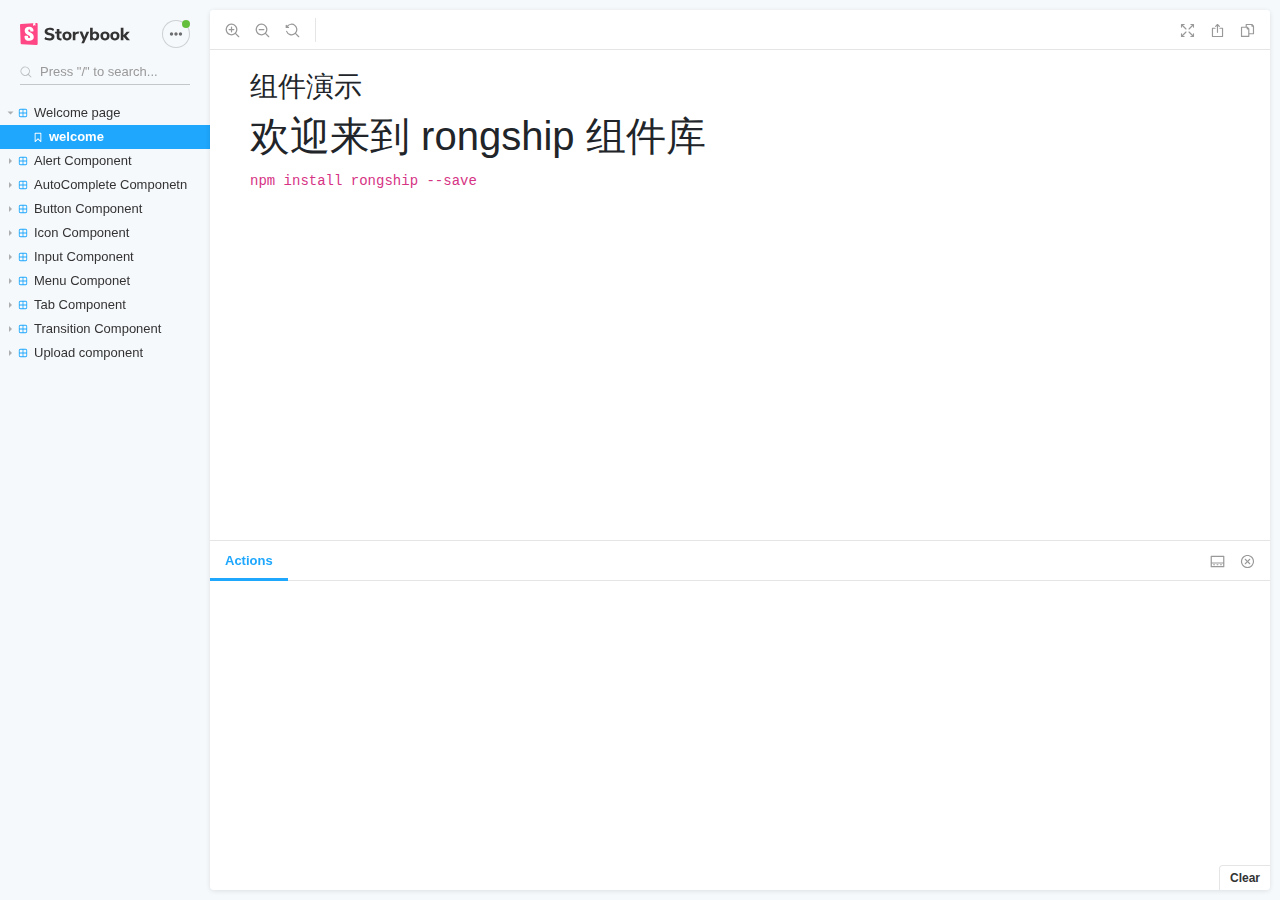
<file: index.html>
<!doctype html><html lang="en"><head><meta charset="utf-8"><title>Storybook</title><meta name="viewport" content="width=device-width,initial-scale=1"><style>html, body {
    overflow: hidden;
    height: 100%;
    width: 100%;
    margin: 0;
    padding: 0;
  }</style><script>/* globals window */
  /* eslint-disable no-underscore-dangle */
  try {
    if (window.parent !== window) {
      window.__REACT_DEVTOOLS_GLOBAL_HOOK__ = window.parent.__REACT_DEVTOOLS_GLOBAL_HOOK__;
      window.__VUE_DEVTOOLS_GLOBAL_HOOK__ = window.parent.__VUE_DEVTOOLS_GLOBAL_HOOK__;
    }
  } catch (e) {
    // eslint-disable-next-line no-console
    console.warn('unable to connect to parent frame for connecting dev tools');
  }</script><style>#root[hidden],
      #docs-root[hidden] {
        display: none !important;
      }</style></head><body><div id="root"></div><div id="docs-root"></div><script>window['DOCS_MODE'] = false;</script><script src="runtime~main.6804a4d38c1d3dcca932.bundle.js"></script><script src="vendors~main.af3a2a3f02ff8266037b.bundle.js"></script><script src="main.64f70806da4f586ab600.bundle.js"></script></body></html>
</file>
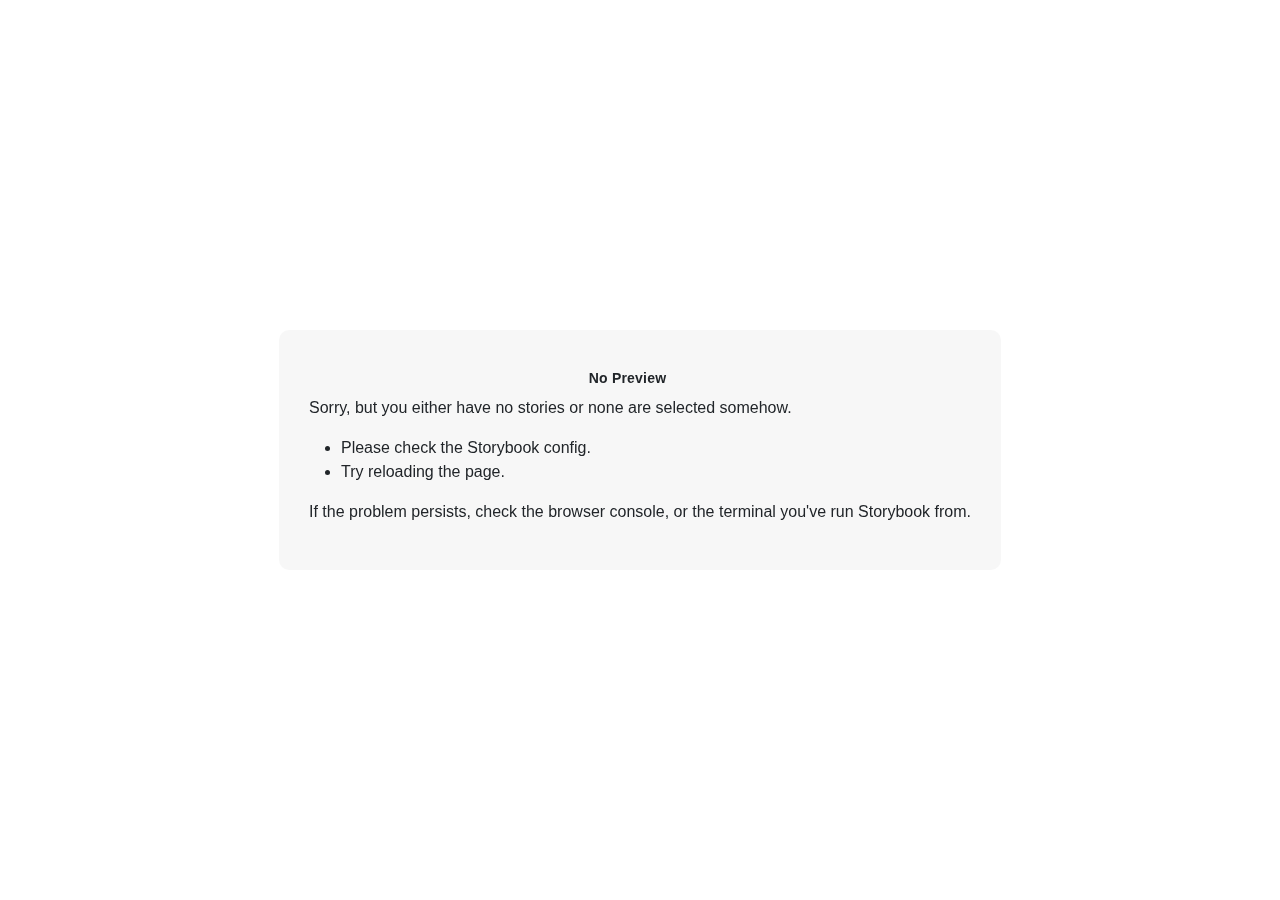
<file: iframe.html>
<!doctype html><html lang="en"><head><meta charset="utf-8"><title>Storybook</title><meta name="viewport" content="width=device-width,initial-scale=1"><base target="_parent"><style>:not(.sb-show-main) > .sb-main,
  :not(.sb-show-nopreview) > .sb-nopreview,
  :not(.sb-show-errordisplay) > .sb-errordisplay {
    display: none;
  }

  .sb-wrapper {
    position: fixed;
    top: 0;
    bottom: 0;
    left: 0;
    right: 0;
    padding: 20px;
    font-family: "Nunito Sans", -apple-system, ".SFNSText-Regular", "San Francisco", BlinkMacSystemFont, "Segoe UI", "Helvetica Neue", Helvetica, Arial, sans-serif;
    -webkit-font-smoothing: antialiased;
    overflow: auto;
  }

  .sb-heading {
    font-size: 14px;
    font-weight: 600;
    letter-spacing: 0.2px;
    margin: 10px 0;
    padding-right: 25px;
  }

  .sb-nopreview {
    display: flex;
    align-content: center;
    justify-content: center;
  }

  .sb-nopreview_main {
    margin: auto;
    padding: 30px;
    border-radius: 10px;
    background: rgba(0,0,0,0.03);
  }

  .sb-nopreview_heading {
    text-align: center;
  }

  .sb-errordisplay {
    border: 20px solid rgb(187, 49, 49);
    background: #222;
    color: #fff;
    z-index: 999999;
  }

  .sb-errordisplay_code {
    padding: 10px;
    background: #000;
    color: #eee;
    font-family: "Operator Mono", "Fira Code Retina", "Fira Code", "FiraCode-Retina", "Andale Mono", "Lucida Console", Consolas, Monaco, monospace;
  }

  .sb-errordisplay pre {
    white-space: pre-wrap;
  }</style><script>/* globals window */
  /* eslint-disable no-underscore-dangle */
  try {
    if (window.parent !== window) {
      window.__REACT_DEVTOOLS_GLOBAL_HOOK__ = window.parent.__REACT_DEVTOOLS_GLOBAL_HOOK__;
      window.__VUE_DEVTOOLS_GLOBAL_HOOK__ = window.parent.__VUE_DEVTOOLS_GLOBAL_HOOK__;
    }
  } catch (e) {
    // eslint-disable-next-line no-console
    console.warn('unable to connect to parent frame for connecting dev tools');
  }</script><link href="vendors~main.css" rel="stylesheet"><link href="main.css" rel="stylesheet"><style>#root[hidden],
      #docs-root[hidden] {
        display: none !important;
      }</style></head><body><div class="sb-nopreview sb-wrapper"><div class="sb-nopreview_main"><h1 class="sb-nopreview_heading sb-heading">No Preview</h1><p>Sorry, but you either have no stories or none are selected somehow.</p><ul><li>Please check the Storybook config.</li><li>Try reloading the page.</li></ul><p>If the problem persists, check the browser console, or the terminal you've run Storybook from.</p></div></div><div class="sb-errordisplay sb-wrapper"><pre id="error-message" class="sb-heading"></pre><pre class="sb-errordisplay_code"><code id="error-stack"></code></pre></div><div id="root"></div><div id="docs-root"></div><script src="runtime~main.d9464e927d5c6c6fa607.bundle.js"></script><script src="vendors~main.d9464e927d5c6c6fa607.bundle.js"></script><script src="main.d9464e927d5c6c6fa607.bundle.js"></script></body></html>
</file>
<file: vendors~main.css>
.info-table {
  width: 100%;
}

.info-table, .info-table td, .info-table th {
  border-collapse: collapse;
  border: 1px solid #cccccc;
  color: #444444;
  margin-top: 0.25rem;
  padding-right: 0.5rem;
  padding: 0.25rem;
  text-align: left;
  vertical-align: top;
}

.info-table-monospace {
  font-family: Menlo, Monaco, "Courier New", monospace;
  font-size: 0.88em;
}


/*# sourceMappingURL=vendors~main.css.map*/
</file>
<file: main.css>
*,
*::before,
*::after {
  box-sizing: border-box; }

body {
  margin: 0;
  font-family: -apple-system, BlinkMacSystemFont, "Segoe UI", Roboto, "Helvetica Neue", Arial, "Noto Sans", sans-serif, "Apple Color Emoji", "Segoe UI Emoji", "Segoe UI Symbol", "Noto Color Emoji";
  font-size: 1rem;
  font-weight: 400;
  line-height: 1.5;
  color: #212529;
  background-color: #fff;
  -webkit-text-size-adjust: 100%;
  -webkit-tap-highlight-color: rgba(0, 0, 0, 0); }

[tabindex="-1"]:focus:not(:focus-visible) {
  outline: 0 !important; }

hr {
  margin: 1rem 0;
  color: inherit;
  background-color: currentColor;
  border: 0;
  opacity: 0.25; }

hr:not([size]) {
  height: 1px; }

h1, h2, h3, h4, h5, h6 {
  margin-top: 0;
  margin-bottom: 0.5rem;
  font-weight: 500;
  line-height: 1.2; }

h1 {
  font-size: 2.5rem; }

h2 {
  font-size: 2rem; }

h3 {
  font-size: 1.75rem; }

h4 {
  font-size: 1.5rem; }

h5 {
  font-size: 1.25rem; }

h6 {
  font-size: 1rem; }

p {
  margin-top: 0;
  margin-bottom: 1rem; }

abbr[title],
abbr[data-original-title] {
  text-decoration: underline;
  -webkit-text-decoration: underline dotted;
          text-decoration: underline dotted;
  cursor: help;
  -webkit-text-decoration-skip-ink: none;
          text-decoration-skip-ink: none; }

address {
  margin-bottom: 1rem;
  font-style: normal;
  line-height: inherit; }

ol,
ul {
  padding-left: 2rem; }

ol,
ul,
dl {
  margin-top: 0;
  margin-bottom: 1rem; }

ol ol,
ul ul,
ol ul,
ul ol {
  margin-bottom: 0; }

dt {
  font-weight: 700; }

dd {
  margin-bottom: .5rem;
  margin-left: 0; }

blockquote {
  margin: 0 0 1rem; }

b,
strong {
  font-weight: bolder; }

small {
  font-size: 0.875em; }

sub,
sup {
  position: relative;
  font-size: 0.75em;
  line-height: 0;
  vertical-align: baseline; }

sub {
  bottom: -.25em; }

sup {
  top: -.5em; }

a {
  color: #0d6efd;
  text-decoration: none; }
  a:hover {
    color: #024dbc;
    text-decoration: underline; }

a:not([href]), a:not([href]):hover {
  color: inherit;
  text-decoration: none; }

pre,
code,
kbd,
samp {
  font-family: SFMono-Regular, Menlo, Monaco, Consolas, "Liberation Mono", "Courier New", monospace;
  font-size: 1em; }

pre {
  display: block;
  margin-top: 0;
  margin-bottom: 1rem;
  overflow: auto;
  font-size: 0.875em; }
  pre code {
    font-size: inherit;
    color: inherit;
    word-break: normal; }

code {
  font-size: 0.875em;
  color: #d63384;
  word-wrap: break-word; }
  a > code {
    color: inherit; }

figure {
  margin: 0 0 1rem; }

img {
  vertical-align: middle; }

svg {
  overflow: hidden;
  vertical-align: middle; }

table {
  border-collapse: collapse; }

caption {
  padding-top: .5rem;
  padding-bottom: .5rem;
  color: #6c757d;
  text-align: left;
  caption-side: bottom; }

th {
  text-align: inherit; }

label {
  display: inline-block;
  margin-bottom: .5rem; }

button {
  border-radius: 0; }

button:focus {
  outline: 1px dotted;
  outline: 5px auto -webkit-focus-ring-color; }

input,
button,
select,
optgroup,
textarea {
  margin: 0;
  font-family: inherit;
  font-size: inherit;
  line-height: inherit; }

button,
input {
  overflow: visible; }

button,
select {
  text-transform: none; }

select {
  word-wrap: normal; }

[list]::-webkit-calendar-picker-indicator {
  display: none; }

button,
[type="button"],
[type="reset"],
[type="submit"] {
  -webkit-appearance: button; }
  button:not(:disabled),
  [type="button"]:not(:disabled),
  [type="reset"]:not(:disabled),
  [type="submit"]:not(:disabled) {
    cursor: pointer; }

::-moz-focus-inner {
  padding: 0;
  border-style: none; }

input[type="date"],
input[type="time"],
input[type="datetime-local"],
input[type="month"] {
  -webkit-appearance: textfield; }

textarea {
  overflow: auto;
  resize: vertical; }

fieldset {
  min-width: 0;
  padding: 0;
  margin: 0;
  border: 0; }

legend {
  float: left;
  width: 100%;
  padding: 0;
  margin-bottom: 0.5rem;
  font-size: 1.5rem;
  line-height: inherit;
  color: inherit;
  white-space: normal; }

mark {
  padding: 0.2em;
  background-color: #fcf8e3; }

progress {
  vertical-align: baseline; }

::-webkit-datetime-edit {
  overflow: visible;
  line-height: 0; }

[type="search"] {
  outline-offset: -2px;
  -webkit-appearance: textfield; }

::-webkit-search-decoration {
  -webkit-appearance: none; }

::-webkit-color-swatch-wrapper {
  padding: 0; }

::-webkit-file-upload-button {
  font: inherit;
  -webkit-appearance: button; }

output {
  display: inline-block; }

summary {
  display: list-item;
  cursor: pointer; }

template {
  display: none; }

main {
  display: block; }

[hidden] {
  display: none !important; }

.btn {
  position: relative;
  display: inline-block;
  font-weight: 400;
  line-height: 1.5;
  color: #212529;
  white-space: nowrap;
  text-align: center;
  vertical-align: middle;
  background-image: none;
  border: 1px solid transparent;
  padding: 0.375rem 0.75rem;
  font-size: 1rem;
  border-radius: 0.25rem;
  box-shadow: inset 0 1px 0 rgba(255, 255, 255, 0.15), 0 1px 1px rgba(0, 0, 0, 0.075);
  cursor: pointer;
  transition: color 0.15s ease-in-out, background-color 0.15s ease-in-out, border-color 0.15s ease-in-out, box-shadow 0.15s ease-in-out; }
  .btn.disabled, .btn[disabled] {
    cursor: not-allowed;
    opacity: 0.65;
    box-shadow: none; }
    .btn.disabled > *, .btn[disabled] > * {
      pointer-events: none; }

.btn-lg {
  padding: 0.5rem 1rem;
  font-size: 1.25rem;
  border-radius: 0.3rem; }

.btn-sm {
  padding: 0.25rem 0.5rem;
  font-size: 0.875rem;
  border-radius: 0.2rem; }

.btn-primary {
  color: #fff;
  background: #0d6efd;
  border-color: #0d6efd; }
  .btn-primary:hover {
    color: #fff;
    background: #3385fd;
    border-color: #408cfd; }
  .btn-primary:focus, .btn-primary.focus {
    color: #fff;
    background: #3385fd;
    border-color: #408cfd; }
  .btn-primary:disabled, .btn-primary.disabled {
    color: #fff;
    background: #0d6efd;
    border-color: #0d6efd; }

.btn-danger {
  color: #fff;
  background: #dc3545;
  border-color: #dc3545; }
  .btn-danger:hover {
    color: #fff;
    background: #e25663;
    border-color: #e4606d; }
  .btn-danger:focus, .btn-danger.focus {
    color: #fff;
    background: #e25663;
    border-color: #e4606d; }
  .btn-danger:disabled, .btn-danger.disabled {
    color: #fff;
    background: #dc3545;
    border-color: #dc3545; }

.btn-default {
  color: #212529;
  background: #fff;
  border-color: #ced4da; }
  .btn-default:hover {
    color: #0d6efd;
    background: #fff;
    border-color: #0d6efd; }
  .btn-default:focus, .btn-default.focus {
    color: #0d6efd;
    background: #fff;
    border-color: #0d6efd; }
  .btn-default:disabled, .btn-default.disabled {
    color: #212529;
    background: #fff;
    border-color: #ced4da; }

.btn-link {
  font-weight: 400;
  color: #0d6efd;
  text-decoration: none;
  box-shadow: none; }
  .btn-link:hover {
    color: #024dbc;
    text-decoration: underline; }
  .btn-link:focus, .btn-link.focus {
    text-decoration: underline;
    box-shadow: none; }
  .btn-link:disabled, .btn-link.disabled {
    color: #6c757d;
    pointer-events: none; }

.alert {
  position: relative;
  padding: 0.75rem 1.25rem;
  margin-bottom: 1rem;
  border: 1px solid transparent;
  border-radius: 0.25rem; }

.alert-btn {
  position: absolute;
  top: 0;
  right: 0;
  padding: 0.75rem 1.25rem;
  font-weight: 700;
  font-size: 1rem;
  color: #fff;
  cursor: pointer; }

.hiden {
  display: none; }

.alert-default {
  background-color: #0d6efd;
  border-color: #0d6efd; }

.alert-success {
  background-color: #52c41a;
  border-color: #52c41a; }

.alert-warning {
  background-color: #fadb14;
  border-color: #fadb14; }

.alert-danger {
  background-color: #dc3545;
  border-color: #dc3545; }

.viking-menu {
  display: flex;
  flex-wrap: wrap;
  padding-left: 0;
  margin-bottom: 30px;
  list-style: none;
  border-bottom: 1px solid #dee2e6;
  box-shadow: inset 0 1px 0 rgba(255, 255, 255, 0.15), 0 1px 1px rgba(0, 0, 0, 0.075); }
  .viking-menu > .menu-item {
    padding: 0.5rem 1rem;
    cursor: pointer;
    transition: color 0.15s ease-in-out, border-color 0.15s ease-in-out; }
    .viking-menu > .menu-item:hover, .viking-menu > .menu-item:focus {
      text-decoration: none; }
    .viking-menu > .menu-item.is-disabled {
      color: #6c757d;
      pointer-events: none;
      cursor: default; }
    .viking-menu > .menu-item.is-active, .viking-menu > .menu-item:hover {
      color: #0d6efd;
      border-bottom: 2px solid #0d6efd; }
  .viking-menu .submenu-item {
    position: relative; }
    .viking-menu .submenu-item .submenu-title {
      display: flex;
      align-items: center; }
    .viking-menu .submenu-item .arrow-icon {
      transition: transform .25s ease-in-out;
      margin-left: 3px; }
    .viking-menu .submenu-item:hover .arrow-icon {
      transform: rotate(180deg); }
  .viking-menu .is-vertical .arrow-icon {
    transform: rotate(0deg) !important; }
  .viking-menu .is-vertical.is-opened .arrow-icon {
    transform: rotate(180deg) !important; }
  .viking-menu .viking-submenu {
    display: none;
    list-style: none;
    padding-left: 0;
    white-space: nowrap; }
    .viking-menu .viking-submenu .menu-item {
      padding: 0.5rem 1rem;
      cursor: pointer;
      transition: color 0.15s ease-in-out, border-color 0.15s ease-in-out;
      color: #212529; }
      .viking-menu .viking-submenu .menu-item.is-active, .viking-menu .viking-submenu .menu-item:hover {
        color: #0d6efd !important; }
  .viking-menu .viking-submenu.menu-opened {
    display: block; }

.menu-horizontal > .menu-item {
  border-bottom: 2px solid transparent; }

.menu-horizontal .viking-submenu {
  position: absolute;
  background: #fff;
  z-index: 100;
  top: calc(100% + 8px);
  left: 0;
  border: 1px solid #dee2e6;
  box-shadow: 0 2px 4px 0 rgba(0, 0, 0, 0.12), 0 0 6px 0 rgba(0, 0, 0, 0.04); }

.menu-vertical {
  flex-direction: column;
  border-bottom: 0px;
  margin: 10px 20px;
  border-right: 1px solid #dee2e6; }
  .menu-vertical > .menu-item {
    border-left: 2px solid transparent; }
    .menu-vertical > .menu-item.is-active, .menu-vertical > .menu-item:hover {
      border-bottom: 0px;
      border-left: 2px solid #0d6efd; }

.icon-primary {
  color: #0d6efd; }

.icon-secondary {
  color: #6c757d; }

.icon-success {
  color: #52c41a; }

.icon-info {
  color: #17a2b8; }

.icon-warning {
  color: #fadb14; }

.icon-danger {
  color: #dc3545; }

.icon-light {
  color: #f8f9fa; }

.icon-dark {
  color: #343a40; }

.zoom-in-top-enter {
  opacity: 0;
  transform: scaleY(0); }

.zoom-in-top-enter-active {
  opacity: 1;
  transform: scaleY(1);
  transition: transform 300ms cubic-bezier(0.23, 1, 0.32, 1) 100ms, opacity 300ms cubic-bezier(0.23, 1, 0.32, 1) 100ms;
  transform-origin: center top; }

.zoom-in-top-exit {
  opacity: 1; }

.zoom-in-top-exit-active {
  opacity: 0;
  transform: scaleY(0);
  transition: transform 300ms cubic-bezier(0.23, 1, 0.32, 1) 100ms, opacity 300ms cubic-bezier(0.23, 1, 0.32, 1) 100ms;
  transform-origin: center top; }

.zoom-in-left-enter {
  opacity: 0;
  transform: scale(0.45, 0.45); }

.zoom-in-left-enter-active {
  opacity: 1;
  transform: scale(1, 1);
  transition: transform 300ms cubic-bezier(0.23, 1, 0.32, 1) 100ms, opacity 300ms cubic-bezier(0.23, 1, 0.32, 1) 100ms;
  transform-origin: top left; }

.zoom-in-left-exit {
  opacity: 1; }

.zoom-in-left-exit-active {
  opacity: 0;
  transform: scale(0.45, 0.45);
  transition: transform 300ms cubic-bezier(0.23, 1, 0.32, 1) 100ms, opacity 300ms cubic-bezier(0.23, 1, 0.32, 1) 100ms;
  transform-origin: top left; }

.zoom-in-right-enter {
  opacity: 0;
  transform: scale(0.45, 0.45); }

.zoom-in-right-enter-active {
  opacity: 1;
  transform: scale(1, 1);
  transition: transform 300ms cubic-bezier(0.23, 1, 0.32, 1) 100ms, opacity 300ms cubic-bezier(0.23, 1, 0.32, 1) 100ms;
  transform-origin: top right; }

.zoom-in-right-exit {
  opacity: 1; }

.zoom-in-right-exit-active {
  opacity: 0;
  transform: scale(0.45, 0.45);
  transition: transform 300ms cubic-bezier(0.23, 1, 0.32, 1) 100ms, opacity 300ms cubic-bezier(0.23, 1, 0.32, 1) 100ms;
  transform-origin: top right; }

.zoom-in-bottom-enter {
  opacity: 0;
  transform: scaleY(0); }

.zoom-in-bottom-enter-active {
  opacity: 1;
  transform: scaleY(1);
  transition: transform 300ms cubic-bezier(0.23, 1, 0.32, 1) 100ms, opacity 300ms cubic-bezier(0.23, 1, 0.32, 1) 100ms;
  transform-origin: center bottom; }

.zoom-in-bottom-exit {
  opacity: 1; }

.zoom-in-bottom-exit-active {
  opacity: 0;
  transform: scaleY(0);
  transition: transform 300ms cubic-bezier(0.23, 1, 0.32, 1) 100ms, opacity 300ms cubic-bezier(0.23, 1, 0.32, 1) 100ms;
  transform-origin: center bottom; }

.viking-input-wrapper {
  display: flex;
  width: 100%;
  margin-bottom: 30px;
  position: relative; }
  .viking-input-wrapper .icon-wrapper {
    position: absolute;
    height: 100%;
    width: 35px;
    justify-content: center;
    color: #495057;
    right: 0;
    top: 0;
    display: flex;
    align-items: center; }
    .viking-input-wrapper .icon-wrapper svg {
      color: #6c757d; }

.icon-wrapper + .viking-input-inner {
  padding-right: 35px; }

.viking-input-inner {
  width: 100%;
  padding: 0.375rem 0.75rem;
  font-family: -apple-system, BlinkMacSystemFont, "Segoe UI", Roboto, "Helvetica Neue", Arial, "Noto Sans", sans-serif, "Apple Color Emoji", "Segoe UI Emoji", "Segoe UI Symbol", "Noto Color Emoji";
  font-size: 1rem;
  font-weight: 400;
  line-height: 1.5;
  color: #495057;
  background-color: #fff;
  background-clip: padding-box;
  border: 1px solid #ced4da;
  border-radius: 0.25rem;
  box-shadow: inset 0 1px 2px rgba(0, 0, 0, 0.075);
  transition: border-color 0.3s ease-in-out, box-shadow 0.3s ease-in-out; }
  .viking-input-inner:focus {
    color: #495057;
    background-color: #fff;
    border-color: #8bbafe;
    outline: 0;
    box-shadow: 0 0 0 0.2rem rgba(13, 110, 253, 0.25); }
  .viking-input-inner::-webkit-input-placeholder {
    color: #6c757d;
    opacity: 1; }
  .viking-input-inner:-ms-input-placeholder {
    color: #6c757d;
    opacity: 1; }
  .viking-input-inner::-ms-input-placeholder {
    color: #6c757d;
    opacity: 1; }
  .viking-input-inner::placeholder {
    color: #6c757d;
    opacity: 1; }
  .viking-input-inner:disabled, .viking-input-inner[readonly] {
    background-color: #e9ecef;
    opacity: 1; }

.viking-input-group-prepend,
.viking-input-group-append {
  display: flex;
  align-items: center;
  padding: 0.375rem 0.75rem;
  margin-bottom: 0;
  font-size: 1rem;
  font-weight: 400;
  line-height: 1.5;
  color: #495057;
  text-align: center;
  white-space: nowrap;
  background-color: #e9ecef;
  border: 1px solid #ced4da;
  border-radius: 0.25rem; }

.viking-input-group-append + .btn {
  padding: 0;
  border: 0; }

.input-group > .viking-input-group-prepend,
.input-group.input-group-append > .viking-input-inner {
  border-top-right-radius: 0;
  border-bottom-right-radius: 0; }

.input-group > .viking-input-group-append,
.input-group.input-group-prepend > .viking-input-inner {
  border-top-left-radius: 0;
  border-bottom-left-radius: 0; }

.input-size-sm .viking-input-inner {
  padding: 0.25rem 0.5rem;
  font-size: 0.875rem;
  border-radius: 0.2rem; }

.input-size-lg .viking-input-inner {
  padding: 0.5rem 1rem;
  font-size: 1.25rem;
  border-radius: 0.3rem; }

.viking-auto-complete {
  position: relative; }

.item-hightLighted {
  background: #0d6efd;
  color: white; }

.viking-suggestion-list {
  list-style: none;
  padding-left: 0;
  white-space: nowrap;
  position: absolute;
  background: #fff;
  z-index: 100;
  top: calc(100% + 8px);
  left: 0;
  border: 1px solid #dee2e6;
  box-shadow: 0 2px 4px 0 rgba(0, 0, 0, 0.12), 0 0 6px 0 rgba(0, 0, 0, 0.04);
  width: 100%; }
  .viking-suggestion-list .suggstions-loading-icon {
    display: flex;
    align-items: center;
    justify-content: center;
    min-height: 75px; }
  .viking-suggestion-list .suggestion-item {
    padding: 0.5rem 1rem;
    cursor: pointer;
    transition: color 0.15s ease-in-out, border-color 0.15s ease-in-out;
    color: #212529; }
    .viking-suggestion-list .suggestion-item.is-active {
      background: #0d6efd !important;
      color: #fff !important; }
    .viking-suggestion-list .suggestion-item:hover {
      color: #0d6efd !important; }

.tab-nav {
  list-style: none;
  display: inline-block;
  border-bottom: 1px solid #dee2e6; }
  .tab-nav-item {
    float: left;
    margin-bottom: -1px;
    background-color: #fff;
    padding: 0.5rem 1rem;
    text-align: center;
    font-size: 1rem;
    line-height: 1.5; }
  .tab-nav-item:hover {
    clear: #0d6efd;
    cursor: pointer; }
  .tab-nav-item.disabled {
    color: #6c757d; }
  .tab-nav-line.is-active {
    border-bottom: 2px solid #0d6efd; }
  .tab-nav-card.is-active {
    border-width: 1px;
    border-style: solid;
    border-color: #dee2e6 #dee2e6 #fff; }

.viking-upload-list {
  margin: 0;
  padding: 0;
  list-style-type: none; }

.viking-uploader-dragger {
  background: #f8f9fa;
  border: 1px dashed #dee2e6;
  border-radius: 4px;
  cursor: pointer;
  padding: 20px;
  width: 360px;
  height: 180px;
  text-align: center; }
  .viking-uploader-dragger:hover {
    border: 1px dashed #0d6efd; }
  .viking-uploader-dragger.is-dragover {
    border: 2px dashed #0d6efd;
    background: rgba(13, 110, 253, 0.2); }

.viking-upload-list-item {
  transition: all 0.5s cubic-bezier(0.55, 0, 0.1, 1);
  font-size: 14px;
  line-height: 1.8;
  margin-top: 5px;
  box-sizing: border-box;
  border-radius: 4px;
  min-width: 200px;
  position: relative; }
  .viking-upload-list-item:first-child {
    margin-top: 10px; }
  .viking-upload-list-item .file-name {
    margin-left: 5px;
    margin-right: 40px; }
    .viking-upload-list-item .file-name svg {
      margin-right: 5px;
      color: #adb5bd; }
  .viking-upload-list-item .file-name-error {
    color: #dc3545; }
    .viking-upload-list-item .file-name-error svg {
      color: #dc3545; }
  .viking-upload-list-item .file-status {
    display: block;
    position: absolute;
    right: 5px;
    top: 0;
    line-height: inherit; }
  .viking-upload-list-item .file-actions {
    display: none;
    position: absolute;
    right: 7px;
    top: 0;
    line-height: inherit;
    cursor: pointer; }
  .viking-upload-list-item:hover {
    background-color: #e9ecef; }
    .viking-upload-list-item:hover .file-status {
      display: none; }
    .viking-upload-list-item:hover .file-actions {
      display: block; }

.viking-progress-bar {
  width: 100%;
  box-sizing: border-box; }
  .viking-progress-bar .viking-progress-bar-outer {
    border-radius: 0.25rem;
    background-color: #e9ecef;
    overflow: hidden;
    position: relative; }
  .viking-progress-bar .viking-progress-bar-inner {
    position: absolute;
    left: 0;
    top: 0;
    display: flex;
    justify-content: flex-end;
    align-items: center;
    height: 100%;
    border-radius: 0.25rem;
    line-height: 1;
    transition: width 0.6s ease; }
    .viking-progress-bar .viking-progress-bar-inner .inner-text {
      color: #fff;
      font-size: 0.75rem;
      margin: 0 5px; }
  .viking-progress-bar .color-primary {
    background-color: #0d6efd; }
  .viking-progress-bar .color-secondary {
    background-color: #6c757d; }
  .viking-progress-bar .color-success {
    background-color: #52c41a; }
  .viking-progress-bar .color-info {
    background-color: #17a2b8; }
  .viking-progress-bar .color-warning {
    background-color: #fadb14; }
  .viking-progress-bar .color-danger {
    background-color: #dc3545; }
  .viking-progress-bar .color-light {
    background-color: #f8f9fa; }
  .viking-progress-bar .color-dark {
    background-color: #343a40; }


/*# sourceMappingURL=main.css.map*/
</file>
